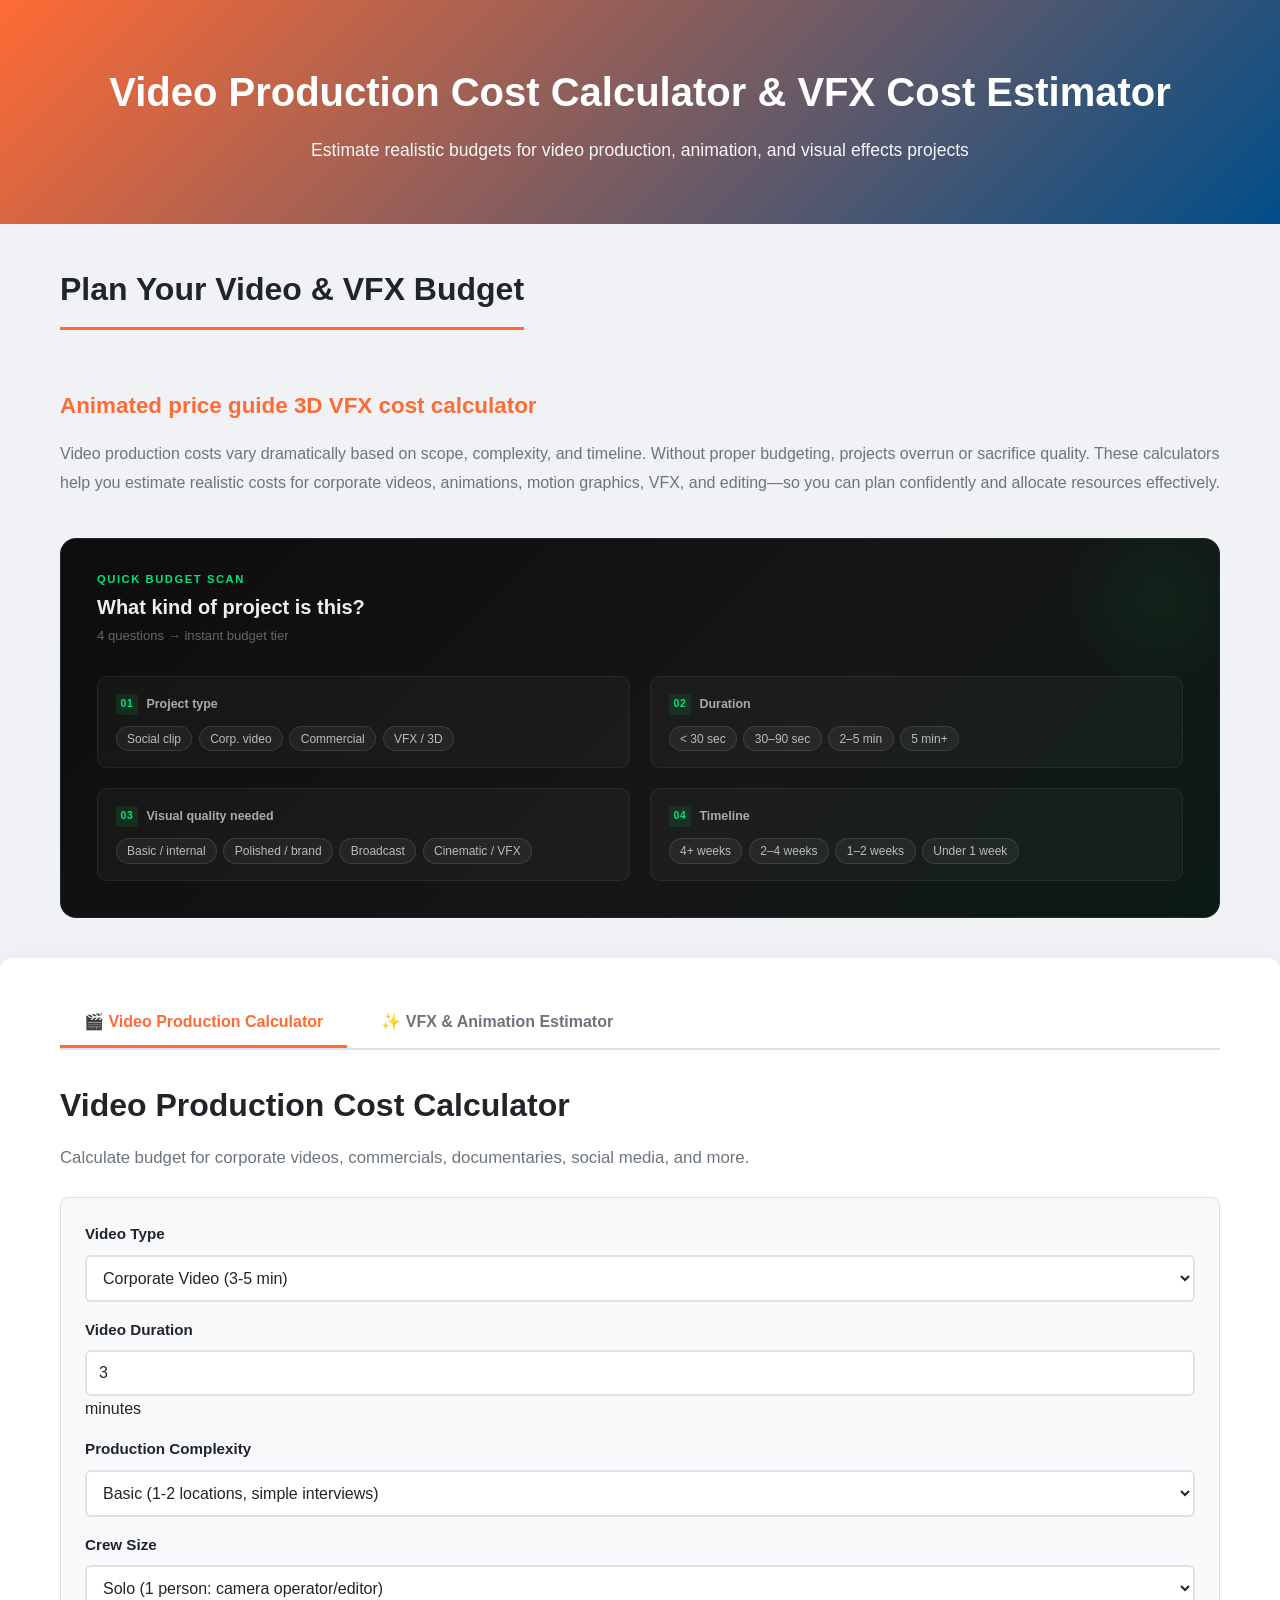
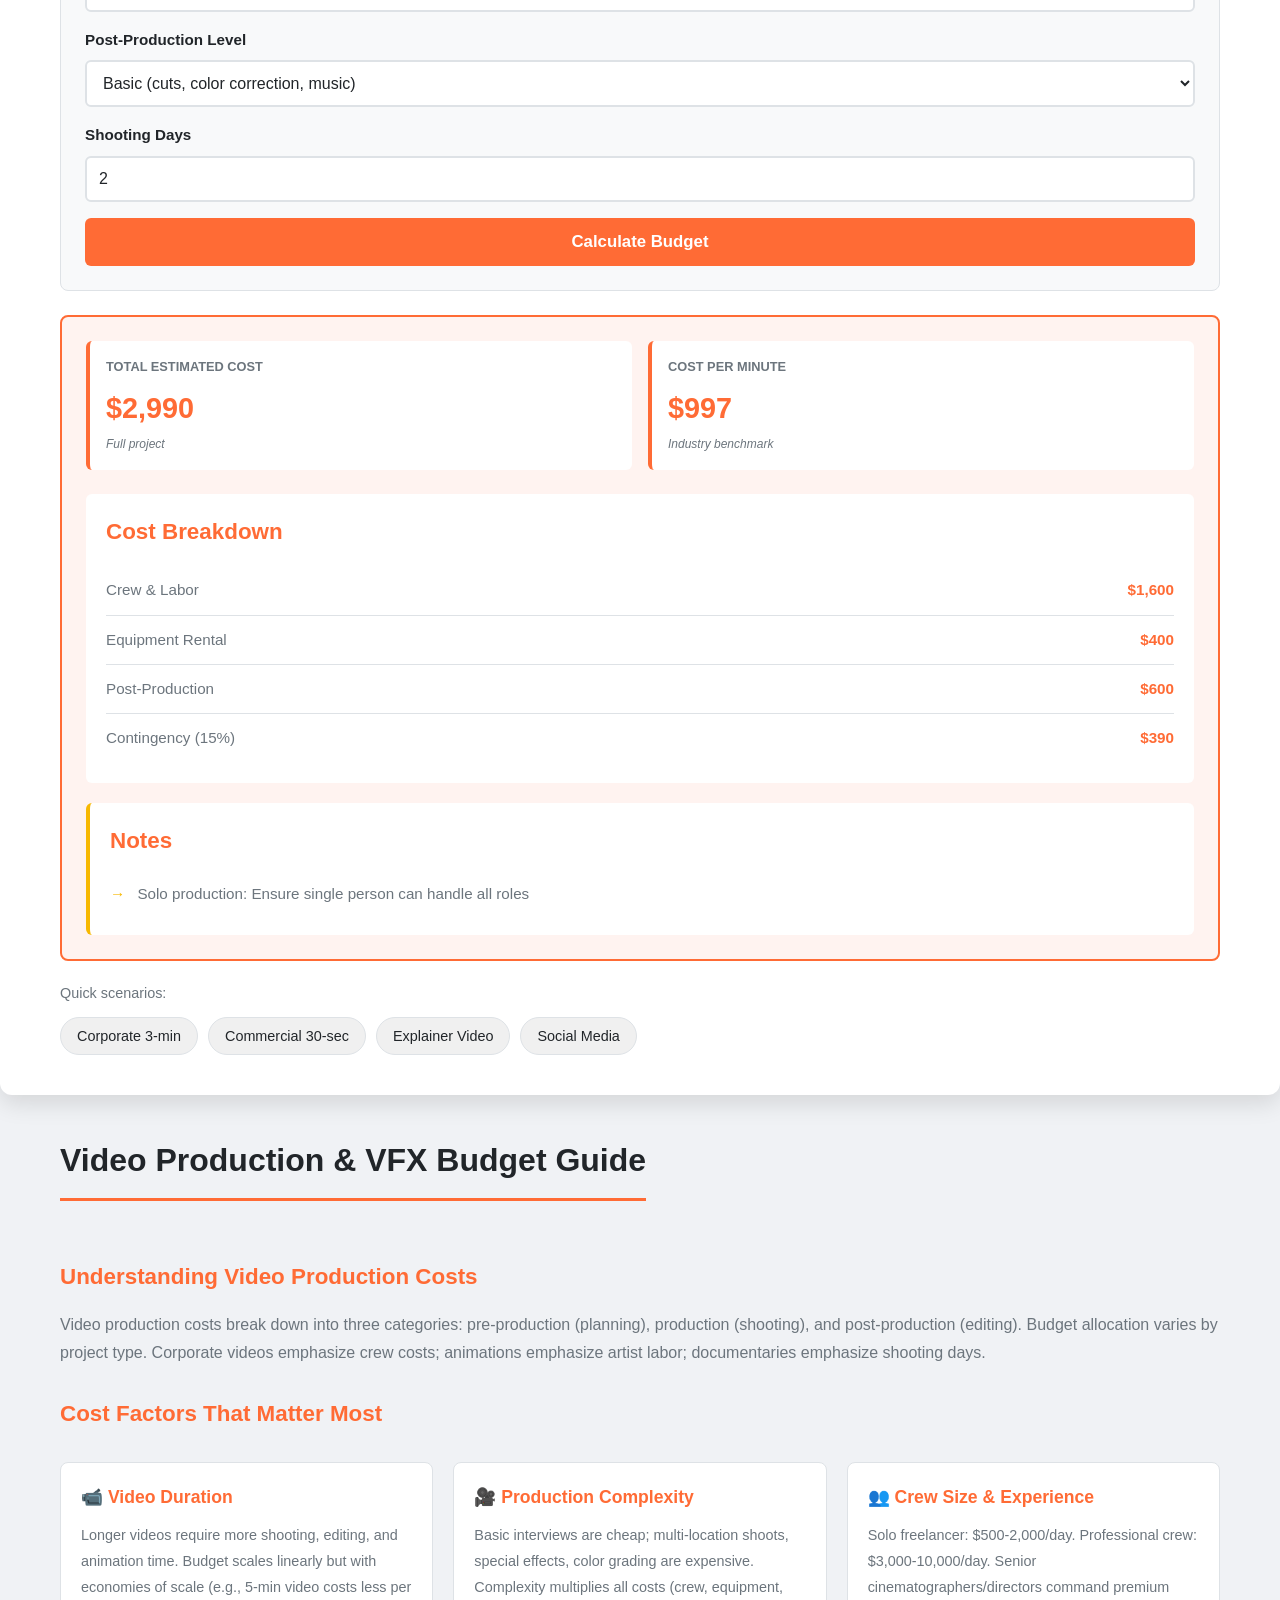
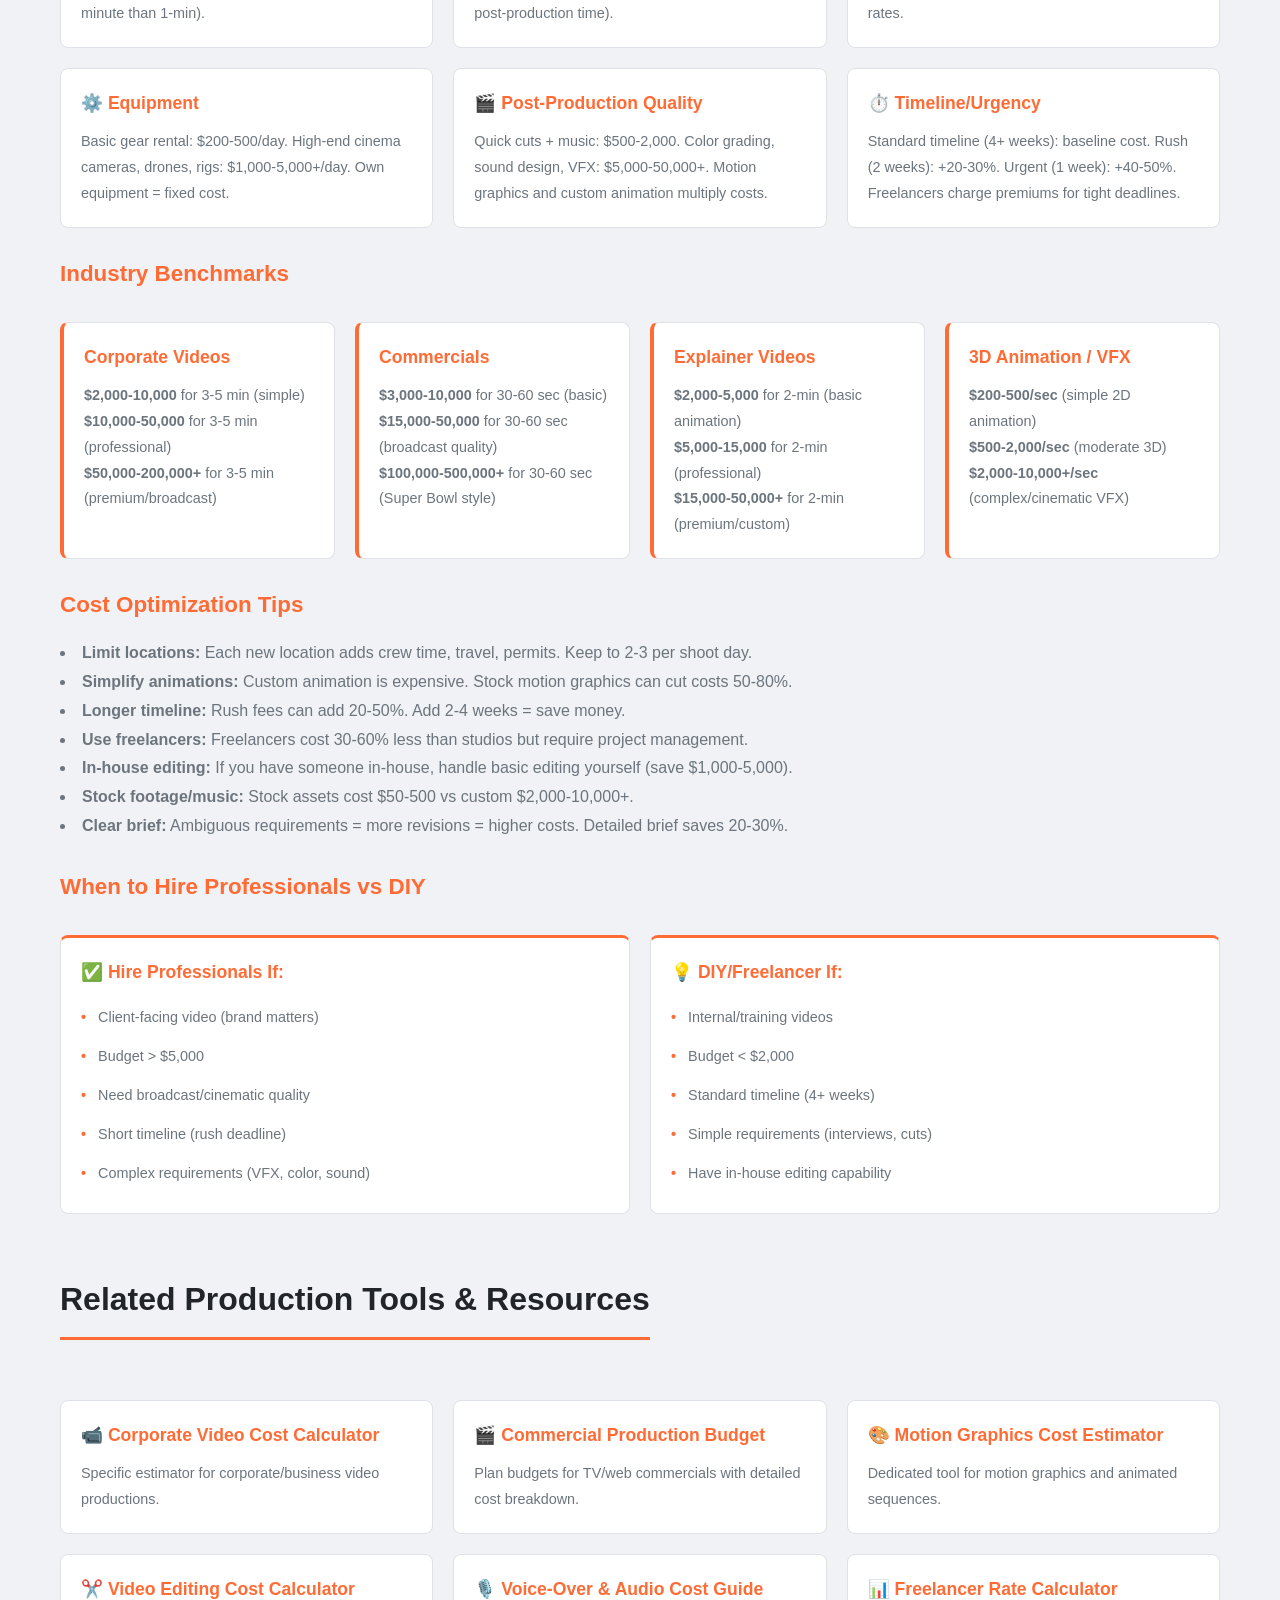
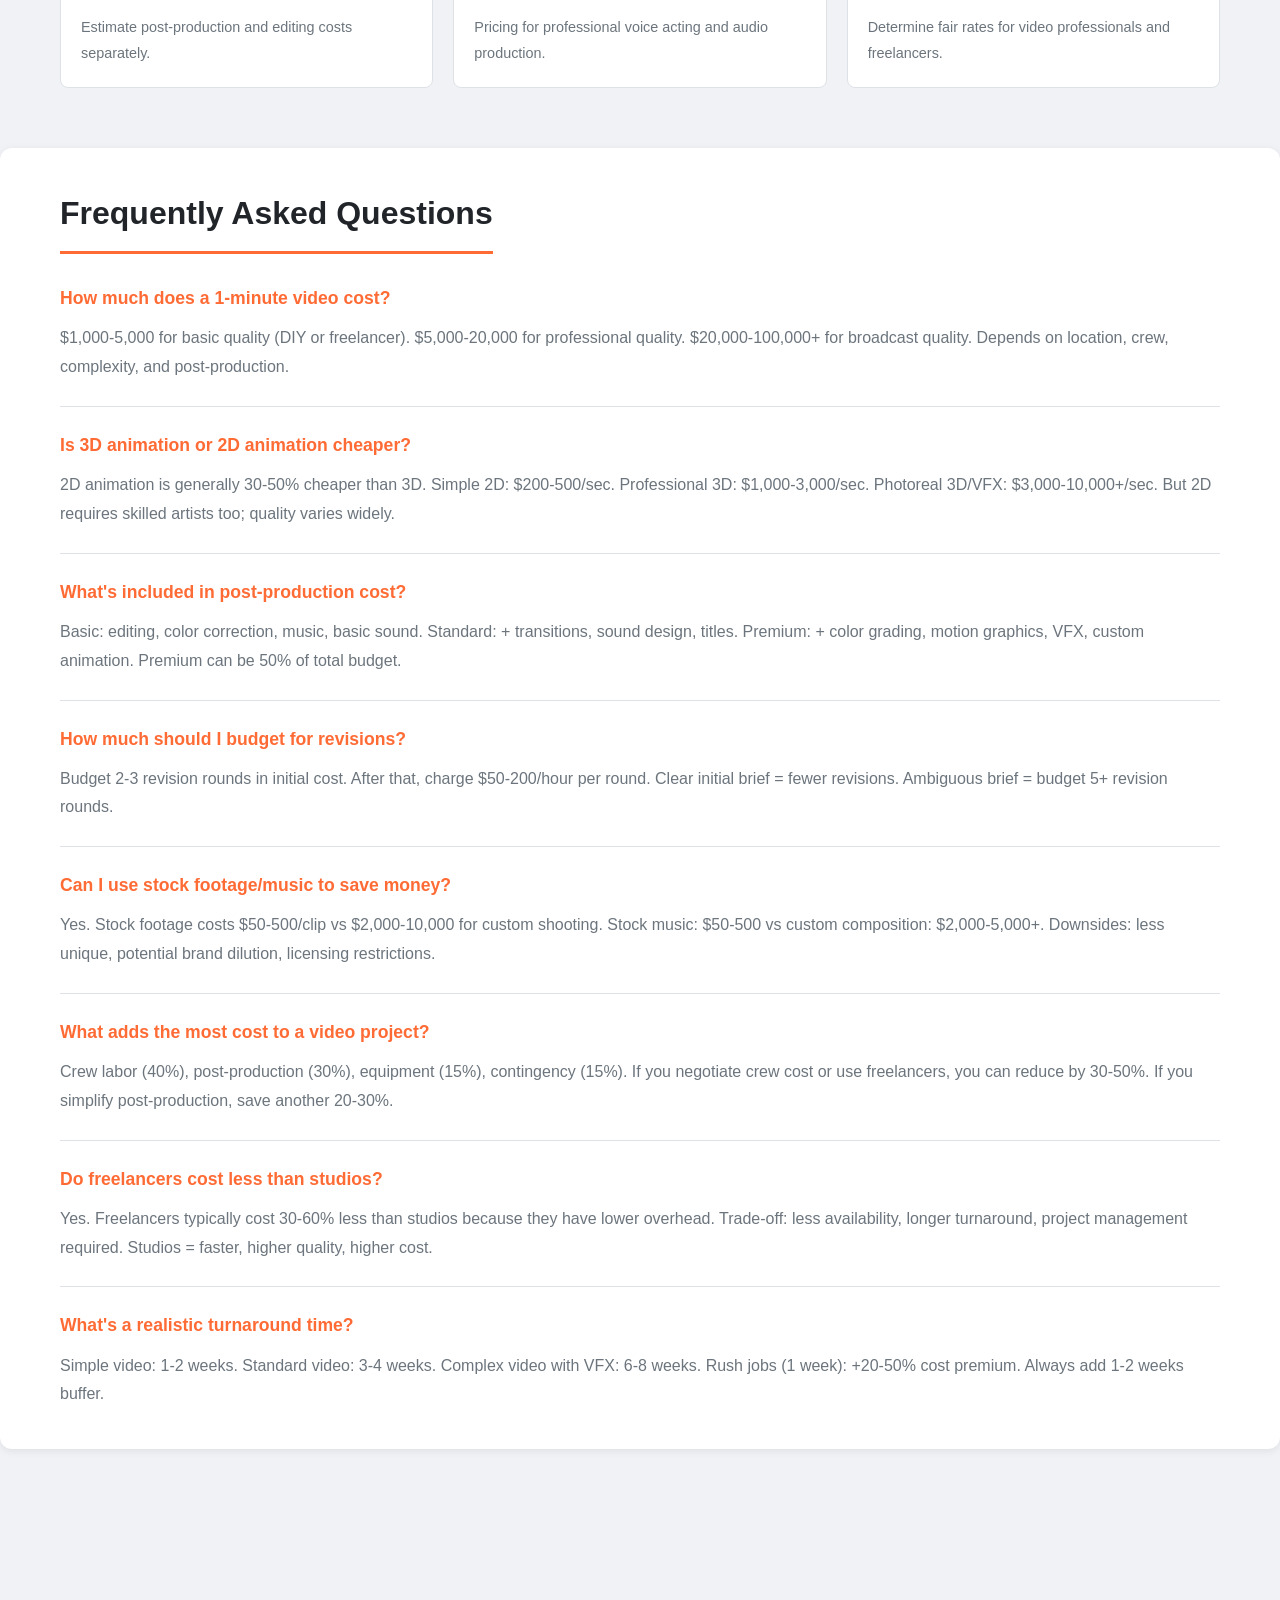
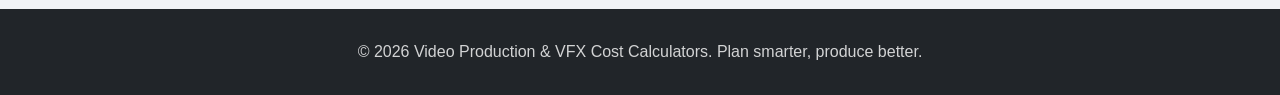
<file: index.html>
<!DOCTYPE html>
<html lang="en">
<head>
    <meta charset="UTF-8">
    <meta name="viewport" content="width=device-width, initial-scale=1.0">
    <meta name="google-site-verification" content="PkLa_ViOo6FAHpvh8SacceMb95o9tePRdrqLNBz9X1M" />
    <title>Video Production Cost Calculator & VFX Cost Estimator | Budget Planning Tools</title>
    <meta name="description" content="Free video production cost calculator and VFX cost estimator. Calculate budgets for corporate videos, animations, editing, motion graphics, and 3D visual effects.">
    <meta name="keywords" content="video production cost calculator, vfx cost estimator, video production budget, animation cost calculator, video editing cost, motion graphics pricing">
    <link rel="stylesheet" href="style.css">
</head>
<body>
    <header class="header">
        <div class="container">
            <h1>Video Production Cost Calculator & VFX Cost Estimator</h1>
            <p class="subtitle">Estimate realistic budgets for video production, animation, and visual effects projects</p>
        </div>
    </header>

    <main>
        <section class="intro">
            <div class="container">
                <h2>Plan Your Video & VFX Budget</h2>
                <h3>Animated price guide 3D VFX cost calculator</h3>
                <p>
                    Video production costs vary dramatically based on scope, complexity, and timeline. Without proper budgeting,
                    projects overrun or sacrifice quality. These calculators help you estimate realistic costs for corporate videos,
                    animations, motion graphics, VFX, and editing&mdash;so you can plan confidently and allocate resources effectively.
                </p>

                <!-- PROJECT COMPLEXITY SCORER -->
                <div class="pcs-wrapper">
                    <div class="pcs-header">
                        <span class="pcs-eyebrow">Quick Budget Scan</span>
                        <h3 class="pcs-title">What kind of project is this?</h3>
                        <p class="pcs-sub">4 questions &rarr; instant budget tier</p>
                    </div>

                    <div class="pcs-body">
                        <div class="pcs-question" id="pcsQ1">
                            <p class="pcs-q-label"><span class="pcs-q-num">01</span> Project type</p>
                            <div class="pcs-pills" data-key="type">
                                <button class="pcs-pill" data-val="1">Social clip</button>
                                <button class="pcs-pill" data-val="2">Corp. video</button>
                                <button class="pcs-pill" data-val="3">Commercial</button>
                                <button class="pcs-pill" data-val="4">VFX / 3D</button>
                            </div>
                        </div>

                        <div class="pcs-question" id="pcsQ2">
                            <p class="pcs-q-label"><span class="pcs-q-num">02</span> Duration</p>
                            <div class="pcs-pills" data-key="duration">
                                <button class="pcs-pill" data-val="1">&lt; 30 sec</button>
                                <button class="pcs-pill" data-val="2">30&ndash;90 sec</button>
                                <button class="pcs-pill" data-val="3">2&ndash;5 min</button>
                                <button class="pcs-pill" data-val="4">5 min+</button>
                            </div>
                        </div>

                        <div class="pcs-question" id="pcsQ3">
                            <p class="pcs-q-label"><span class="pcs-q-num">03</span> Visual quality needed</p>
                            <div class="pcs-pills" data-key="quality">
                                <button class="pcs-pill" data-val="1">Basic / internal</button>
                                <button class="pcs-pill" data-val="2">Polished / brand</button>
                                <button class="pcs-pill" data-val="3">Broadcast</button>
                                <button class="pcs-pill" data-val="4">Cinematic / VFX</button>
                            </div>
                        </div>

                        <div class="pcs-question" id="pcsQ4">
                            <p class="pcs-q-label"><span class="pcs-q-num">04</span> Timeline</p>
                            <div class="pcs-pills" data-key="timeline">
                                <button class="pcs-pill" data-val="1">4+ weeks</button>
                                <button class="pcs-pill" data-val="2">2&ndash;4 weeks</button>
                                <button class="pcs-pill" data-val="3">1&ndash;2 weeks</button>
                                <button class="pcs-pill" data-val="4">Under 1 week</button>
                            </div>
                        </div>

                        <div class="pcs-result" id="pcsResult">
                            <div class="pcs-result-inner">
                                <div class="pcs-tier-badge" id="pcsBadge"></div>
                                <div class="pcs-result-body">
                                    <p class="pcs-range-label">Estimated budget range</p>
                                    <p class="pcs-range" id="pcsRange"></p>
                                    <p class="pcs-desc" id="pcsDesc"></p>
                                </div>
                                <button class="pcs-reset" onclick="pcsReset()">&#8635; New scan</button>
                            </div>
                        </div>
                    </div>
                </div>
                <!-- END PROJECT COMPLEXITY SCORER -->

            </div>
        </section>

        <!-- TAB SELECTOR -->
        <section class="tool-tabs">
            <div class="container">
                <div class="tabs-header">
                    <button class="tab-btn active" onclick="switchTab('video')">
                        &#127916; Video Production Calculator
                    </button>
                    <button class="tab-btn" onclick="switchTab('vfx')">
                        &#10024; VFX & Animation Estimator
                    </button>
                </div>

                <!-- VIDEO PRODUCTION TAB -->
                <div id="videoTab" class="tab-content active">
                    <div class="tool-section">
                        <h2>Video Production Cost Calculator</h2>
                        <p>Calculate budget for corporate videos, commercials, documentaries, social media, and more.</p>

                        <div class="calculator video-calc">
                            <div class="calc-inputs">
                                <div class="input-group">
                                    <label for="videoType">Video Type</label>
                                    <select id="videoType" onchange="calculateVideo()">
                                        <option value="corporate">Corporate Video (3-5 min)</option>
                                        <option value="commercial">Commercial (30-60 sec)</option>
                                        <option value="social">Social Media Content (15-60 sec)</option>
                                        <option value="explainer">Explainer Video (2-3 min)</option>
                                        <option value="documentary">Documentary (10-30 min)</option>
                                        <option value="training">Training Video (5-20 min)</option>
                                        <option value="event">Event Coverage (30-60 min)</option>
                                        <option value="product">Product Demo (1-3 min)</option>
                                    </select>
                                </div>

                                <div class="input-group">
                                    <label for="videoDuration">Video Duration</label>
                                    <input type="number" id="videoDuration" placeholder="3" min="0.5" max="120" step="0.5" value="3" onchange="calculateVideo()"> minutes
                                </div>

                                <div class="input-group">
                                    <label for="videoComplexity">Production Complexity</label>
                                    <select id="videoComplexity" onchange="calculateVideo()">
                                        <option value="basic">Basic (1-2 locations, simple interviews)</option>
                                        <option value="medium">Medium (3-5 locations, some B-roll, transitions)</option>
                                        <option value="high">High (5+ locations, aerial, special effects, color grading)</option>
                                    </select>
                                </div>

                                <div class="input-group">
                                    <label for="crewSize">Crew Size</label>
                                    <select id="crewSize" onchange="calculateVideo()">
                                        <option value="solo">Solo (1 person: camera operator/editor)</option>
                                        <option value="small">Small (2-3: camera, sound, producer)</option>
                                        <option value="medium">Medium (4-5: director, camera, sound, gaffer, assistant)</option>
                                        <option value="large">Large (6+: full production team)</option>
                                    </select>
                                </div>

                                <div class="input-group">
                                    <label for="postProduction">Post-Production Level</label>
                                    <select id="postProduction" onchange="calculateVideo()">
                                        <option value="basic">Basic (cuts, color correction, music)</option>
                                        <option value="standard">Standard (cuts, transitions, color, sound design)</option>
                                        <option value="premium">Premium (color grading, motion graphics, animation)</option>
                                    </select>
                                </div>

                                <div class="input-group">
                                    <label for="shootingDays">Shooting Days</label>
                                    <input type="number" id="shootingDays" placeholder="2" min="0.5" max="30" step="0.5" value="2" onchange="calculateVideo()">
                                </div>

                                <button class="calculate-btn" onclick="calculateVideo()">Calculate Budget</button>
                            </div>

                            <div class="calc-results" id="videoResults" style="display: none;">
                                <div class="result-group">
                                    <div class="result-item">
                                        <span class="label">Total Estimated Cost</span>
                                        <span class="value" id="totalCostVideo">$0</span>
                                        <span class="hint">Full project</span>
                                    </div>
                                    <div class="result-item">
                                        <span class="label">Cost per Minute</span>
                                        <span class="value" id="costPerMinVideo">$0</span>
                                        <span class="hint">Industry benchmark</span>
                                    </div>
                                </div>

                                <div class="cost-breakdown">
                                    <h3>Cost Breakdown</h3>
                                    <div class="breakdown-item">
                                        <span class="breakdown-label">Crew & Labor</span>
                                        <span class="breakdown-value" id="crewCost">$0</span>
                                    </div>
                                    <div class="breakdown-item">
                                        <span class="breakdown-label">Equipment Rental</span>
                                        <span class="breakdown-value" id="equipmentCost">$0</span>
                                    </div>
                                    <div class="breakdown-item">
                                        <span class="breakdown-label">Post-Production</span>
                                        <span class="breakdown-value" id="postCost">$0</span>
                                    </div>
                                    <div class="breakdown-item">
                                        <span class="breakdown-label">Contingency (15%)</span>
                                        <span class="breakdown-value" id="contingencyCost">$0</span>
                                    </div>
                                </div>

                                <div class="cost-notes">
                                    <h3>Notes</h3>
                                    <ul id="videoNotes"></ul>
                                </div>
                            </div>

                            <div class="quick-scenarios">
                                <p class="scenario-label">Quick scenarios:</p>
                                <div class="scenario-buttons">
                                    <button class="scenario-btn" onclick="setVideoScenario('corporate', 3, 'medium', 'small', 'standard', 2)">Corporate 3-min</button>
                                    <button class="scenario-btn" onclick="setVideoScenario('commercial', 0.5, 'high', 'medium', 'premium', 1)">Commercial 30-sec</button>
                                    <button class="scenario-btn" onclick="setVideoScenario('explainer', 2, 'high', 'small', 'premium', 1)">Explainer Video</button>
                                    <button class="scenario-btn" onclick="setVideoScenario('social', 0.75, 'basic', 'solo', 'standard', 0.5)">Social Media</button>
                                </div>
                            </div>
                        </div>
                    </div>
                </div>

                <!-- VFX TAB -->
                <div id="vfxTab" class="tab-content">
                    <div class="tool-section">
                        <h2>VFX & Animation Cost Estimator</h2>
                        <p>Estimate costs for visual effects, 3D animation, motion graphics, and special effects.</p>

                        <div class="calculator vfx-calc">
                            <div class="calc-inputs">
                                <div class="input-group">
                                    <label for="vfxType">Animation/VFX Type</label>
                                    <select id="vfxType" onchange="calculateVFX()">
                                        <option value="2d-animation">2D Animation</option>
                                        <option value="3d-animation">3D Animation</option>
                                        <option value="motion-graphics">Motion Graphics</option>
                                        <option value="vfx-effects">VFX & Special Effects</option>
                                        <option value="cgi-character">CGI Character Animation</option>
                                        <option value="product-visualization">Product Visualization (3D)</option>
                                        <option value="architectural">Architectural Visualization</option>
                                    </select>
                                </div>

                                <div class="input-group">
                                    <label for="vfxDuration">Duration (seconds)</label>
                                    <input type="number" id="vfxDuration" placeholder="60" min="10" max="600" step="10" value="60" onchange="calculateVFX()">
                                </div>

                                <div class="input-group">
                                    <label for="vfxComplexity">Complexity Level</label>
                                    <select id="vfxComplexity" onchange="calculateVFX()">
                                        <option value="simple">Simple (basic graphics, minimal effects)</option>
                                        <option value="moderate">Moderate (standard animations, some details)</option>
                                        <option value="complex">Complex (detailed 3D, multiple elements, custom)</option>
                                        <option value="premium">Premium (photoreal, cinematic, heavy VFX)</option>
                                    </select>
                                </div>

                                <div class="input-group">
                                    <label for="vfxRevisions">Revision Rounds</label>
                                    <input type="number" id="vfxRevisions" placeholder="2" min="1" max="10" value="2" onchange="calculateVFX()">
                                </div>

                                <div class="input-group">
                                    <label for="vfxTeam">Team Size</label>
                                    <select id="vfxTeam" onchange="calculateVFX()">
                                        <option value="freelance">Freelancer (1 person)</option>
                                        <option value="small">Small Studio (2-3 artists)</option>
                                        <option value="medium">Medium Studio (4-6 artists)</option>
                                        <option value="large">Large Studio (7+ artists)</option>
                                    </select>
                                </div>

                                <div class="input-group">
                                    <label for="vfxDeadline">Timeline</label>
                                    <select id="vfxDeadline" onchange="calculateVFX()">
                                        <option value="standard">Standard (4+ weeks)</option>
                                        <option value="rush">Rush (2-4 weeks, +20% premium)</option>
                                        <option value="urgent">Urgent (1-2 weeks, +40% premium)</option>
                                    </select>
                                </div>

                                <button class="calculate-btn" onclick="calculateVFX()">Calculate Budget</button>
                            </div>

                            <div class="calc-results" id="vfxResults" style="display: none;">
                                <div class="result-group">
                                    <div class="result-item">
                                        <span class="label">Total Estimated Cost</span>
                                        <span class="value" id="totalCostVFX">$0</span>
                                        <span class="hint">Full project</span>
                                    </div>
                                    <div class="result-item">
                                        <span class="label">Cost per Second</span>
                                        <span class="value" id="costPerSecVFX">$0</span>
                                        <span class="hint">Industry benchmark</span>
                                    </div>
                                </div>

                                <div class="cost-breakdown">
                                    <h3>Cost Breakdown</h3>
                                    <div class="breakdown-item">
                                        <span class="breakdown-label">Base Animation Cost</span>
                                        <span class="breakdown-value" id="animationCost">$0</span>
                                    </div>
                                    <div class="breakdown-item">
                                        <span class="breakdown-label">Revision Rounds</span>
                                        <span class="breakdown-value" id="revisionCost">$0</span>
                                    </div>
                                    <div class="breakdown-item">
                                        <span class="breakdown-label">Urgency Premium</span>
                                        <span class="breakdown-value" id="urgencyCost">$0</span>
                                    </div>
                                    <div class="breakdown-item">
                                        <span class="breakdown-label">Contingency (10%)</span>
                                        <span class="breakdown-value" id="contingencyVFXCost">$0</span>
                                    </div>
                                </div>

                                <div class="cost-notes">
                                    <h3>Notes</h3>
                                    <ul id="vfxNotes"></ul>
                                </div>
                            </div>

                            <div class="quick-scenarios">
                                <p class="scenario-label">Quick scenarios:</p>
                                <div class="scenario-buttons">
                                    <button class="scenario-btn" onclick="setVFXScenario('2d-animation', 60, 'simple', 2, 'freelance', 'standard')">2D Simple 1-min</button>
                                    <button class="scenario-btn" onclick="setVFXScenario('3d-animation', 120, 'complex', 3, 'medium', 'standard')">3D Complex 2-min</button>
                                    <button class="scenario-btn" onclick="setVFXScenario('motion-graphics', 30, 'moderate', 2, 'small', 'standard')">Motion Graphics 30-sec</button>
                                    <button class="scenario-btn" onclick="setVFXScenario('vfx-effects', 60, 'premium', 3, 'large', 'rush')">VFX Cinematic</button>
                                </div>
                            </div>
                        </div>
                    </div>
                </div>
            </div>
        </section>

        <!-- EDUCATIONAL GUIDE -->
        <section class="guide">
            <div class="container">
                <h2>Video Production & VFX Budget Guide</h2>

                <h3>Understanding Video Production Costs</h3>
                <p>
                    Video production costs break down into three categories: pre-production (planning), production (shooting), and
                    post-production (editing). Budget allocation varies by project type. Corporate videos emphasize crew costs;
                    animations emphasize artist labor; documentaries emphasize shooting days.
                </p>

                <h3>Cost Factors That Matter Most</h3>
                <div class="factors-grid">
                    <div class="factor-card">
                        <h4>&#128249; Video Duration</h4>
                        <p>Longer videos require more shooting, editing, and animation time. Budget scales linearly but with economies of scale (e.g., 5-min video costs less per minute than 1-min).</p>
                    </div>
                    <div class="factor-card">
                        <h4>&#127909; Production Complexity</h4>
                        <p>Basic interviews are cheap; multi-location shoots, special effects, color grading are expensive. Complexity multiplies all costs (crew, equipment, post-production time).</p>
                    </div>
                    <div class="factor-card">
                        <h4>&#128101; Crew Size & Experience</h4>
                        <p>Solo freelancer: $500-2,000/day. Professional crew: $3,000-10,000/day. Senior cinematographers/directors command premium rates.</p>
                    </div>
                    <div class="factor-card">
                        <h4>&#9881;&#65039; Equipment</h4>
                        <p>Basic gear rental: $200-500/day. High-end cinema cameras, drones, rigs: $1,000-5,000+/day. Own equipment = fixed cost.</p>
                    </div>
                    <div class="factor-card">
                        <h4>&#127916; Post-Production Quality</h4>
                        <p>Quick cuts + music: $500-2,000. Color grading, sound design, VFX: $5,000-50,000+. Motion graphics and custom animation multiply costs.</p>
                    </div>
                    <div class="factor-card">
                        <h4>&#9201;&#65039; Timeline/Urgency</h4>
                        <p>Standard timeline (4+ weeks): baseline cost. Rush (2 weeks): +20-30%. Urgent (1 week): +40-50%. Freelancers charge premiums for tight deadlines.</p>
                    </div>
                </div>

                <h3>Industry Benchmarks</h3>
                <div class="benchmarks-grid">
                    <div class="benchmark-card">
                        <h4>Corporate Videos</h4>
                        <p><strong>$2,000-10,000</strong> for 3-5 min (simple)<br>
                        <strong>$10,000-50,000</strong> for 3-5 min (professional)<br>
                        <strong>$50,000-200,000+</strong> for 3-5 min (premium/broadcast)</p>
                    </div>
                    <div class="benchmark-card">
                        <h4>Commercials</h4>
                        <p><strong>$3,000-10,000</strong> for 30-60 sec (basic)<br>
                        <strong>$15,000-50,000</strong> for 30-60 sec (broadcast quality)<br>
                        <strong>$100,000-500,000+</strong> for 30-60 sec (Super Bowl style)</p>
                    </div>
                    <div class="benchmark-card">
                        <h4>Explainer Videos</h4>
                        <p><strong>$2,000-5,000</strong> for 2-min (basic animation)<br>
                        <strong>$5,000-15,000</strong> for 2-min (professional)<br>
                        <strong>$15,000-50,000+</strong> for 2-min (premium/custom)</p>
                    </div>
                    <div class="benchmark-card">
                        <h4>3D Animation / VFX</h4>
                        <p><strong>$200-500/sec</strong> (simple 2D animation)<br>
                        <strong>$500-2,000/sec</strong> (moderate 3D)<br>
                        <strong>$2,000-10,000+/sec</strong> (complex/cinematic VFX)</p>
                    </div>
                </div>

                <h3>Cost Optimization Tips</h3>
                <ul style="list-style-position: inside; color: var(--text-light); line-height: 1.8;">
                    <li><strong>Limit locations:</strong> Each new location adds crew time, travel, permits. Keep to 2-3 per shoot day.</li>
                    <li><strong>Simplify animations:</strong> Custom animation is expensive. Stock motion graphics can cut costs 50-80%.</li>
                    <li><strong>Longer timeline:</strong> Rush fees can add 20-50%. Add 2-4 weeks = save money.</li>
                    <li><strong>Use freelancers:</strong> Freelancers cost 30-60% less than studios but require project management.</li>
                    <li><strong>In-house editing:</strong> If you have someone in-house, handle basic editing yourself (save $1,000-5,000).</li>
                    <li><strong>Stock footage/music:</strong> Stock assets cost $50-500 vs custom $2,000-10,000+.</li>
                    <li><strong>Clear brief:</strong> Ambiguous requirements = more revisions = higher costs. Detailed brief saves 20-30%.</li>
                </ul>

                <h3>When to Hire Professionals vs DIY</h3>
                <div class="hiring-grid">
                    <div class="hiring-card">
                        <h4>&#9989; Hire Professionals If:</h4>
                        <ul>
                            <li>Client-facing video (brand matters)</li>
                            <li>Budget > $5,000</li>
                            <li>Need broadcast/cinematic quality</li>
                            <li>Short timeline (rush deadline)</li>
                            <li>Complex requirements (VFX, color, sound)</li>
                        </ul>
                    </div>
                    <div class="hiring-card">
                        <h4>&#128161; DIY/Freelancer If:</h4>
                        <ul>
                            <li>Internal/training videos</li>
                            <li>Budget &lt; $2,000</li>
                            <li>Standard timeline (4+ weeks)</li>
                            <li>Simple requirements (interviews, cuts)</li>
                            <li>Have in-house editing capability</li>
                        </ul>
                    </div>
                </div>
            </div>
        </section>

        <section class="resources">
            <div class="container">
                <h2>Related Production Tools & Resources</h2>
                <div class="tools-grid">
                    <div class="tool-card">
                        <h4><a href="#">&#128249; Corporate Video Cost Calculator</a></h4>
                        <p>Specific estimator for corporate/business video productions.</p>
                    </div>
                    <div class="tool-card">
                        <h4><a href="#">&#127916; Commercial Production Budget</a></h4>
                        <p>Plan budgets for TV/web commercials with detailed cost breakdown.</p>
                    </div>
                    <div class="tool-card">
                        <h4><a href="#">&#127912; Motion Graphics Cost Estimator</a></h4>
                        <p>Dedicated tool for motion graphics and animated sequences.</p>
                    </div>
                    <div class="tool-card">
                        <h4><a href="#">&#9986;&#65039; Video Editing Cost Calculator</a></h4>
                        <p>Estimate post-production and editing costs separately.</p>
                    </div>
                    <div class="tool-card">
                        <h4><a href="#">&#127897;&#65039; Voice-Over & Audio Cost Guide</a></h4>
                        <p>Pricing for professional voice acting and audio production.</p>
                    </div>
                    <div class="tool-card">
                        <h4><a href="#">&#128202; Freelancer Rate Calculator</a></h4>
                        <p>Determine fair rates for video professionals and freelancers.</p>
                    </div>
                </div>
            </div>
        </section>

        <section class="faqs">
            <div class="container">
                <h2>Frequently Asked Questions</h2>

                <div class="faq-item">
                    <h3>How much does a 1-minute video cost?</h3>
                    <p>
                        $1,000-5,000 for basic quality (DIY or freelancer). $5,000-20,000 for professional quality.
                        $20,000-100,000+ for broadcast quality. Depends on location, crew, complexity, and post-production.
                    </p>
                </div>

                <div class="faq-item">
                    <h3>Is 3D animation or 2D animation cheaper?</h3>
                    <p>
                        2D animation is generally 30-50% cheaper than 3D. Simple 2D: $200-500/sec. Professional 3D: $1,000-3,000/sec.
                        Photoreal 3D/VFX: $3,000-10,000+/sec. But 2D requires skilled artists too; quality varies widely.
                    </p>
                </div>

                <div class="faq-item">
                    <h3>What's included in post-production cost?</h3>
                    <p>
                        Basic: editing, color correction, music, basic sound. Standard: + transitions, sound design, titles.
                        Premium: + color grading, motion graphics, VFX, custom animation. Premium can be 50% of total budget.
                    </p>
                </div>

                <div class="faq-item">
                    <h3>How much should I budget for revisions?</h3>
                    <p>
                        Budget 2-3 revision rounds in initial cost. After that, charge $50-200/hour per round.
                        Clear initial brief = fewer revisions. Ambiguous brief = budget 5+ revision rounds.
                    </p>
                </div>

                <div class="faq-item">
                    <h3>Can I use stock footage/music to save money?</h3>
                    <p>
                        Yes. Stock footage costs $50-500/clip vs $2,000-10,000 for custom shooting. Stock music: $50-500 vs custom composition: $2,000-5,000+.
                        Downsides: less unique, potential brand dilution, licensing restrictions.
                    </p>
                </div>

                <div class="faq-item">
                    <h3>What adds the most cost to a video project?</h3>
                    <p>
                        Crew labor (40%), post-production (30%), equipment (15%), contingency (15%). If you negotiate crew cost or use freelancers,
                        you can reduce by 30-50%. If you simplify post-production, save another 20-30%.
                    </p>
                </div>

                <div class="faq-item">
                    <h3>Do freelancers cost less than studios?</h3>
                    <p>
                        Yes. Freelancers typically cost 30-60% less than studios because they have lower overhead. Trade-off: less availability,
                        longer turnaround, project management required. Studios = faster, higher quality, higher cost.
                    </p>
                </div>

                <div class="faq-item">
                    <h3>What's a realistic turnaround time?</h3>
                    <p>
                        Simple video: 1-2 weeks. Standard video: 3-4 weeks. Complex video with VFX: 6-8 weeks.
                        Rush jobs (1 week): +20-50% cost premium. Always add 1-2 weeks buffer.
                    </p>
                </div>
            </div>
        </section>
    </main>

    <footer class="footer">
        <div class="container">
            <p>&copy; 2026 Video Production & VFX Cost Calculators. Plan smarter, produce better.</p>
        </div>
    </footer>

    <script src="app.js"></script>
</body>
</html>
</file>
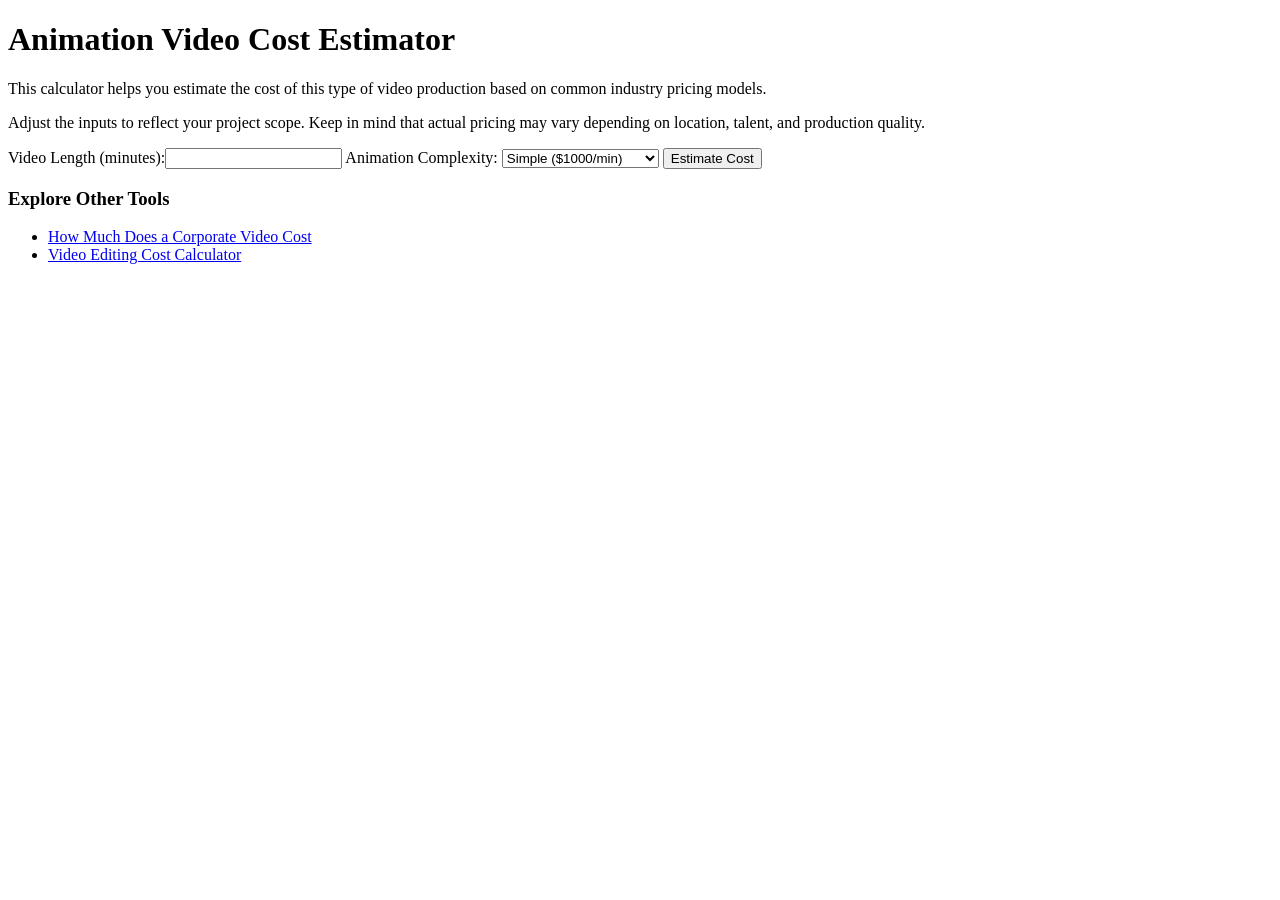
<file: animation/index.html>
<!DOCTYPE html>
<html>
<head>
<meta charset="UTF-8">
<title>Animation Video Cost Estimator</title>
<link rel="stylesheet" href="style.css">
    <meta name="google-site-verification" content="PkLa_ViOo6FAHpvh8SacceMb95o9tePRdrqLNBz9X1M" />
</head>
<body>

<h1>Animation Video Cost Estimator</h1>

<p>This calculator helps you estimate the cost of this type of video production based on common industry pricing models.</p>

<p>Adjust the inputs to reflect your project scope. Keep in mind that actual pricing may vary depending on location, talent, and production quality.</p>


<label>Video Length (minutes):</label><input id="length" type="number">
<label>Animation Complexity:</label>
<select id="complexity">
<option value="1000">Simple ($1000/min)</option>
<option value="3000">Medium ($3000/min)</option>
<option value="7000">Advanced ($7000/min)</option>
</select>


<button onclick="calc()">Estimate Cost</button>

<p id="result"></p>

<h3>Explore Other Tools</h3>
<ul>
<li><a href="../corporate/index.html">How Much Does a Corporate Video Cost</a></li><li><a href="../editing/index.html">Video Editing Cost Calculator</a></li>
</ul>

<script>
function calc(){

let length=parseFloat(document.getElementById('length').value)||0;
let complexity=parseFloat(document.getElementById('complexity').value)||0;
let result = length * complexity;

document.getElementById('result').innerText="Estimated Cost: $" + result.toFixed(2);
}
</script>

</body>
</html>
</file>
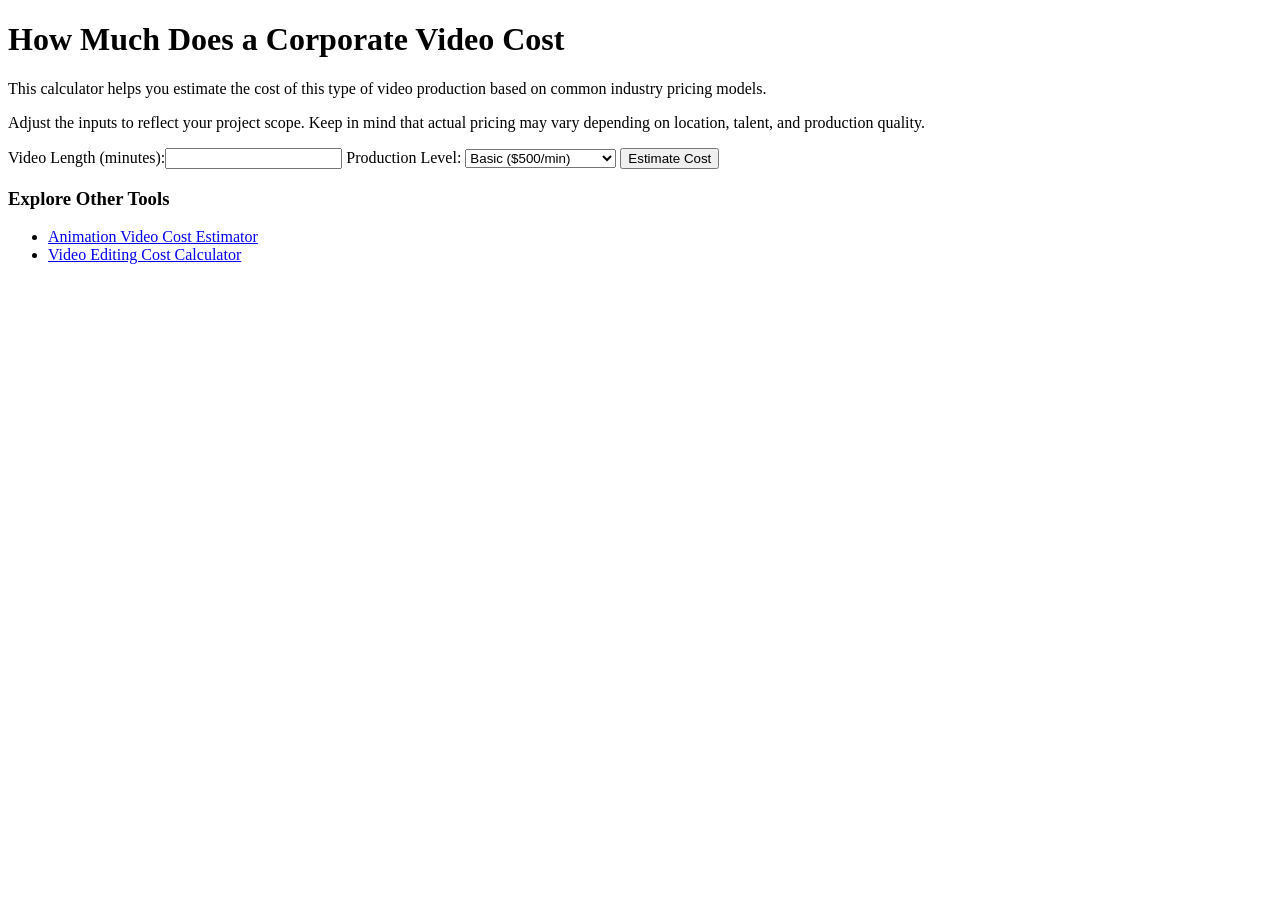
<file: corporate/index.html>
<!DOCTYPE html>
<html>
<head>
<meta charset="UTF-8">
<title>How Much Does a Corporate Video Cost</title>
<link rel="stylesheet" href="style.css">
    <meta name="google-site-verification" content="PkLa_ViOo6FAHpvh8SacceMb95o9tePRdrqLNBz9X1M" />
</head>
<body>

<h1>How Much Does a Corporate Video Cost</h1>

<p>This calculator helps you estimate the cost of this type of video production based on common industry pricing models.</p>

<p>Adjust the inputs to reflect your project scope. Keep in mind that actual pricing may vary depending on location, talent, and production quality.</p>


<label>Video Length (minutes):</label><input id="length" type="number">
<label>Production Level:</label>
<select id="level">
<option value="500">Basic ($500/min)</option>
<option value="1500">Standard ($1500/min)</option>
<option value="3000">Premium ($3000/min)</option>
</select>


<button onclick="calc()">Estimate Cost</button>

<p id="result"></p>

<h3>Explore Other Tools</h3>
<ul>
<li><a href="../animation/index.html">Animation Video Cost Estimator</a></li><li><a href="../editing/index.html">Video Editing Cost Calculator</a></li>
</ul>

<script>
function calc(){

let length=parseFloat(document.getElementById('length').value)||0;
let level=parseFloat(document.getElementById('level').value)||0;
let result = length * level;

document.getElementById('result').innerText="Estimated Cost: $" + result.toFixed(2);
}
</script>

</body>
</html>
</file>
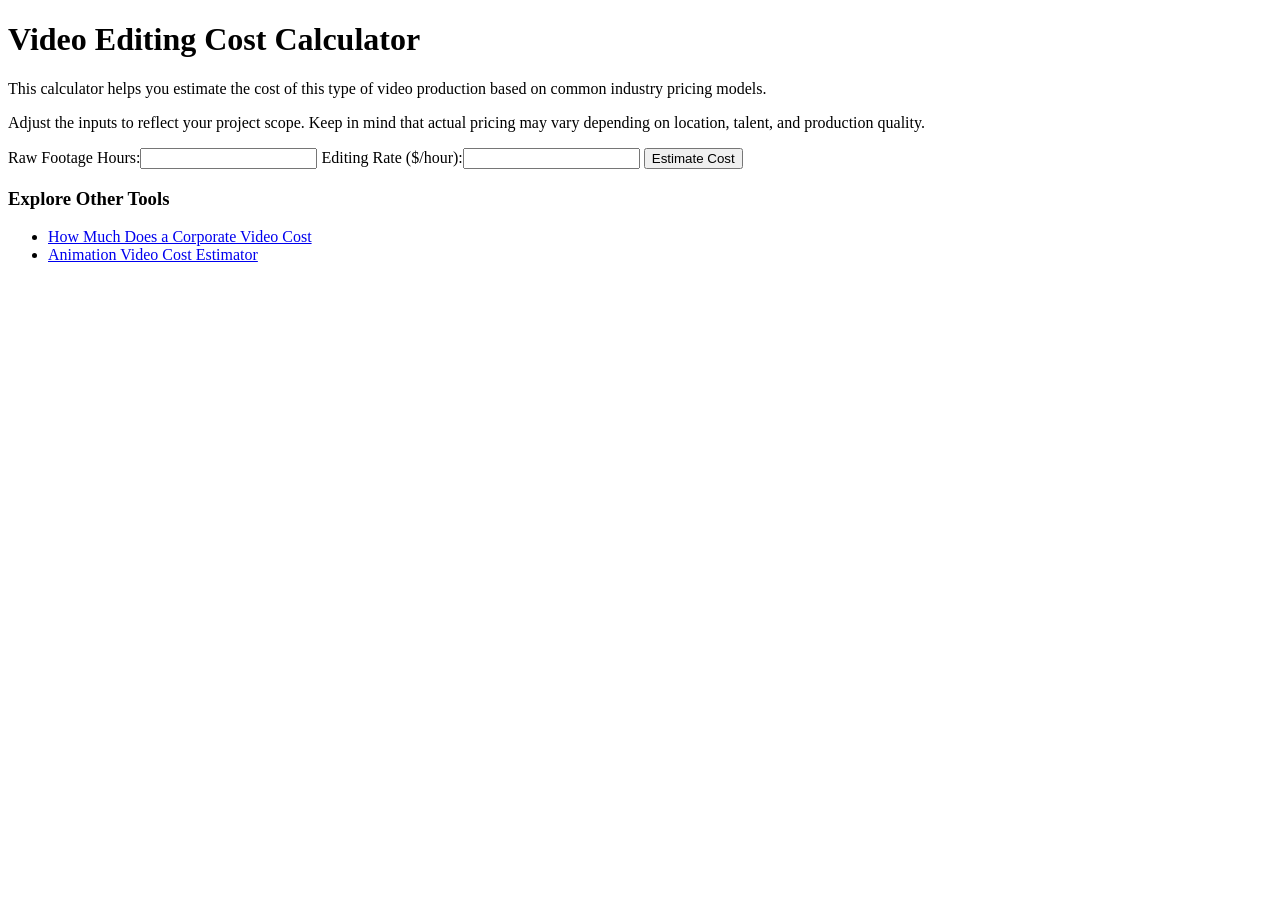
<file: editing/index.html>
<!DOCTYPE html>
<html>
<head>
<meta charset="UTF-8">
<title>Video Editing Cost Calculator</title>
<link rel="stylesheet" href="style.css">
    <meta name="google-site-verification" content="PkLa_ViOo6FAHpvh8SacceMb95o9tePRdrqLNBz9X1M" />
</head>
<body>

<h1>Video Editing Cost Calculator</h1>

<p>This calculator helps you estimate the cost of this type of video production based on common industry pricing models.</p>

<p>Adjust the inputs to reflect your project scope. Keep in mind that actual pricing may vary depending on location, talent, and production quality.</p>


<label>Raw Footage Hours:</label><input id="hours" type="number">
<label>Editing Rate ($/hour):</label><input id="rate" type="number">


<button onclick="calc()">Estimate Cost</button>

<p id="result"></p>

<h3>Explore Other Tools</h3>
<ul>
<li><a href="../corporate/index.html">How Much Does a Corporate Video Cost</a></li><li><a href="../animation/index.html">Animation Video Cost Estimator</a></li>
</ul>

<script>
function calc(){

let hours=parseFloat(document.getElementById('hours').value)||0;
let rate=parseFloat(document.getElementById('rate').value)||0;
let result = hours * rate;

document.getElementById('result').innerText="Estimated Cost: $" + result.toFixed(2);
}
</script>

</body>
</html>
</file>
<file: style.css>
* {
    margin: 0;
    padding: 0;
    box-sizing: border-box;
}

:root {
    --primary: #FF6B35;
    --primary-dark: #E85A2D;
    --secondary: #004E89;
    --accent: #F7B801;
    --bg: #f0f2f5;
    --card-bg: #fff;
    --text: #212529;
    --text-light: #6C757D;
    --border: #DEE2E6;
    --shadow: 0 2px 8px rgba(0, 0, 0, 0.08);
    --shadow-lg: 0 8px 24px rgba(0, 0, 0, 0.12);
}

html, body {
    font-family: -apple-system, BlinkMacSystemFont, 'Segoe UI', 'Helvetica Neue', sans-serif;
    color: var(--text);
    background: var(--bg);
    line-height: 1.6;
}

.container {
    max-width: 1200px;
    margin: 0 auto;
    padding: 0 20px;
}

/* Header */
.header {
    background: linear-gradient(135deg, #FF6B35 0%, #004E89 100%);
    color: white;
    padding: 60px 20px;
    text-align: center;
}

.header h1 {
    font-size: 2.5rem;
    margin-bottom: 12px;
    font-weight: 700;
}

.subtitle {
    font-size: 1.1rem;
    opacity: 0.95;
    font-weight: 300;
}

/* Main */
main {
    padding: 40px 0;
}

section {
    margin-bottom: 60px;
}

section h2 {
    font-size: 2rem;
    margin-bottom: 30px;
    color: var(--text);
    border-bottom: 3px solid var(--primary);
    padding-bottom: 12px;
    display: inline-block;
}

section h3 {
    font-size: 1.4rem;
    margin-top: 28px;
    margin-bottom: 16px;
    color: var(--primary);
    font-weight: 600;
}

section h4 {
    font-size: 1.1rem;
    margin-top: 16px;
    margin-bottom: 12px;
    color: var(--text);
    font-weight: 600;
}

section p {
    font-size: 1rem;
    color: var(--text-light);
    margin-bottom: 16px;
    line-height: 1.8;
}

/* Intro */
.intro {
    margin-bottom: 40px;
}

/* Tabs */
.tool-tabs {
    background: var(--card-bg);
    padding: 40px 20px;
    border-radius: 12px;
    box-shadow: var(--shadow-lg);
    margin-bottom: 40px;
}

.tabs-header {
    display: flex;
    gap: 10px;
    margin-bottom: 30px;
    border-bottom: 2px solid var(--border);
}

.tab-btn {
    padding: 14px 24px;
    background: transparent;
    border: none;
    border-bottom: 3px solid transparent;
    color: var(--text-light);
    font-size: 1rem;
    font-weight: 600;
    cursor: pointer;
    transition: all 0.3s ease;
}

.tab-btn:hover {
    color: var(--primary);
}

.tab-btn.active {
    color: var(--primary);
    border-bottom-color: var(--primary);
}

.tab-content {
    display: none;
    animation: fadeIn 0.3s ease;
}

.tab-content.active {
    display: block;
}

@keyframes fadeIn {
    from { opacity: 0; }
    to { opacity: 1; }
}

.tool-section h2 {
    margin-bottom: 12px;
    border: none;
    padding: 0;
}

.tool-section > p {
    margin-bottom: 24px;
    font-size: 1.05rem;
    color: var(--text-light);
}

/* Calculator */
.calculator {
    margin-top: 20px;
}

.calc-inputs {
    background: #f8f9fa;
    padding: 24px;
    border-radius: 8px;
    border: 1px solid var(--border);
    margin-bottom: 24px;
}

.input-group {
    margin-bottom: 16px;
    display: flex;
    flex-direction: column;
}

.input-group label {
    font-weight: 600;
    margin-bottom: 8px;
    color: var(--text);
    font-size: 0.95rem;
}

.input-group input,
.input-group select {
    padding: 12px;
    border: 2px solid var(--border);
    border-radius: 6px;
    font-size: 1rem;
    color: var(--text);
    background: white;
    transition: border-color 0.3s ease;
}

.input-group input:focus,
.input-group select:focus {
    outline: none;
    border-color: var(--primary);
    box-shadow: 0 0 0 3px rgba(255, 107, 53, 0.1);
}

.calculate-btn {
    width: 100%;
    padding: 14px;
    background: var(--primary);
    color: white;
    border: none;
    border-radius: 6px;
    font-size: 1.05rem;
    font-weight: 700;
    cursor: pointer;
    transition: all 0.3s ease;
}

.calculate-btn:hover {
    background: var(--primary-dark);
    transform: translateY(-2px);
    box-shadow: var(--shadow-lg);
}

/* Results */
.calc-results {
    background: #fff3f0;
    padding: 24px;
    border-radius: 8px;
    border: 2px solid var(--primary);
}

.result-group {
    display: grid;
    grid-template-columns: repeat(auto-fit, minmax(200px, 1fr));
    gap: 16px;
    margin-bottom: 24px;
}

.result-item {
    display: flex;
    flex-direction: column;
    background: white;
    padding: 16px;
    border-radius: 6px;
    border-left: 4px solid var(--primary);
}

.result-item .label {
    font-size: 0.8rem;
    color: var(--text-light);
    font-weight: 600;
    text-transform: uppercase;
    margin-bottom: 8px;
}

.result-item .value {
    font-size: 1.8rem;
    font-weight: 700;
    color: var(--primary);
    margin-bottom: 4px;
}

.result-item .hint {
    font-size: 0.75rem;
    color: var(--text-light);
    font-style: italic;
}

/* Cost Breakdown */
.cost-breakdown {
    background: white;
    padding: 20px;
    border-radius: 6px;
    margin-bottom: 20px;
}

.cost-breakdown h3 {
    margin-top: 0;
}

.breakdown-item {
    display: flex;
    justify-content: space-between;
    padding: 12px 0;
    border-bottom: 1px solid var(--border);
    font-size: 0.95rem;
}

.breakdown-item:last-child {
    border-bottom: none;
}

.breakdown-label {
    color: var(--text-light);
    font-weight: 500;
}

.breakdown-value {
    color: var(--primary);
    font-weight: 700;
}

/* Cost Notes */
.cost-notes {
    background: white;
    padding: 20px;
    border-radius: 6px;
    border-left: 4px solid var(--accent);
}

.cost-notes h3 {
    margin-top: 0;
}

.cost-notes ul {
    list-style: none;
    padding: 0;
}

.cost-notes li {
    padding: 8px 0;
    color: var(--text-light);
    font-size: 0.95rem;
}

.cost-notes li:before {
    content: "→ ";
    color: var(--accent);
    font-weight: 700;
    margin-right: 8px;
}

/* Quick Scenarios */
.quick-scenarios {
    margin-top: 20px;
}

.scenario-label {
    font-size: 0.9rem;
    color: var(--text-light);
    margin-bottom: 10px;
    font-weight: 500;
}

.scenario-buttons {
    display: flex;
    flex-wrap: wrap;
    gap: 10px;
}

.scenario-btn {
    padding: 10px 16px;
    background: #f0f0f0;
    color: var(--text);
    border: 1px solid var(--border);
    border-radius: 20px;
    font-size: 0.9rem;
    font-weight: 500;
    cursor: pointer;
    transition: all 0.2s ease;
}

.scenario-btn:hover {
    background: var(--primary);
    color: white;
    border-color: var(--primary);
    transform: translateY(-1px);
}

/* Factors Grid */
.factors-grid {
    display: grid;
    grid-template-columns: repeat(auto-fit, minmax(280px, 1fr));
    gap: 20px;
    margin-top: 30px;
}

.factor-card {
    background: var(--card-bg);
    padding: 20px;
    border-radius: 8px;
    border: 1px solid var(--border);
    transition: all 0.3s ease;
}

.factor-card:hover {
    box-shadow: var(--shadow-lg);
    transform: translateY(-4px);
}

.factor-card h4 {
    margin-top: 0;
    color: var(--primary);
}

.factor-card p {
    margin-bottom: 0;
    font-size: 0.9rem;
}

/* Benchmarks */
.benchmarks-grid {
    display: grid;
    grid-template-columns: repeat(auto-fit, minmax(260px, 1fr));
    gap: 20px;
    margin-top: 30px;
}

.benchmark-card {
    background: var(--card-bg);
    padding: 20px;
    border-radius: 8px;
    border: 1px solid var(--border);
    border-left: 4px solid var(--primary);
}

.benchmark-card h4 {
    margin-top: 0;
    color: var(--primary);
}

.benchmark-card p {
    font-size: 0.9rem;
    margin-bottom: 8px;
}

.benchmark-card p:last-child {
    margin-bottom: 0;
}

/* Hiring Grid */
.hiring-grid {
    display: grid;
    grid-template-columns: repeat(auto-fit, minmax(260px, 1fr));
    gap: 20px;
    margin-top: 30px;
}

.hiring-card {
    background: var(--card-bg);
    padding: 20px;
    border-radius: 8px;
    border: 1px solid var(--border);
    border-top: 3px solid var(--primary);
}

.hiring-card h4 {
    margin-top: 0;
    color: var(--primary);
}

.hiring-card ul {
    list-style: none;
    padding: 0;
}

.hiring-card li {
    padding: 8px 0;
    color: var(--text-light);
    font-size: 0.9rem;
}

.hiring-card li:before {
    content: "• ";
    color: var(--primary);
    font-weight: 700;
    margin-right: 8px;
}

/* Tools Grid */
.tools-grid {
    display: grid;
    grid-template-columns: repeat(auto-fit, minmax(280px, 1fr));
    gap: 20px;
    margin-top: 30px;
}

.tool-card {
    background: var(--card-bg);
    padding: 20px;
    border-radius: 8px;
    border: 1px solid var(--border);
    transition: all 0.3s ease;
}

.tool-card:hover {
    box-shadow: var(--shadow-lg);
    transform: translateY(-4px);
}

.tool-card h4 {
    margin-top: 0;
}

.tool-card a {
    color: var(--primary);
    text-decoration: none;
    font-weight: 600;
}

.tool-card a:hover {
    text-decoration: underline;
}

.tool-card p {
    font-size: 0.9rem;
    color: var(--text-light);
    margin-bottom: 0;
}

/* FAQs */
.faqs {
    background: var(--card-bg);
    padding: 40px 20px;
    border-radius: 12px;
    box-shadow: var(--shadow);
}

.faqs h2 {
    margin-bottom: 30px;
}

.faq-item {
    margin-bottom: 24px;
    padding-bottom: 24px;
    border-bottom: 1px solid var(--border);
}

.faq-item:last-child {
    border-bottom: none;
    margin-bottom: 0;
    padding-bottom: 0;
}

.faq-item h3 {
    font-size: 1.1rem;
    margin-top: 0;
    margin-bottom: 12px;
}

.faq-item p {
    margin-bottom: 0;
}

/* Footer */
.footer {
    background: var(--text);
    color: white;
    text-align: center;
    padding: 30px 20px;
    margin-top: 60px;
}

.footer p {
    color: rgba(255, 255, 255, 0.8);
    margin: 0;
}

/* Responsive */
@media (max-width: 768px) {
    .header h1 {
        font-size: 1.8rem;
    }

    section h2 {
        font-size: 1.6rem;
    }

    section h3 {
        font-size: 1.2rem;
    }

    .tabs-header {
        flex-direction: column;
    }

    .scenario-buttons {
        flex-direction: column;
    }

    .scenario-btn {
        width: 100%;
        text-align: center;
    }

    .factors-grid,
    .benchmarks-grid,
    .hiring-grid,
    .tools-grid {
        grid-template-columns: 1fr;
    }
}

/* ============================================================
   PROJECT COMPLEXITY SCORER  —  append to style.css
   ============================================================ */

.pcs-wrapper {
    margin-top: 2.5rem;
    background: linear-gradient(135deg, #0d0d0d 0%, #161616 60%, #0a1a12 100%);
    border: 1px solid rgba(255,255,255,0.07);
    border-radius: 16px;
    padding: 2rem 2.25rem 2.25rem;
    position: relative;
    overflow: hidden;
}

.pcs-wrapper::before {
    content: '';
    position: absolute;
    top: -40px;
    right: -40px;
    width: 200px;
    height: 200px;
    background: radial-gradient(circle, rgba(0,230,118,0.06) 0%, transparent 70%);
    pointer-events: none;
}

.pcs-header {
    margin-bottom: 1.75rem;
}

.pcs-eyebrow {
    font-size: 0.7rem;
    font-weight: 700;
    letter-spacing: 0.14em;
    text-transform: uppercase;
    color: #00e676;
    display: block;
    margin-bottom: 0.35rem;
}

.pcs-title {
    font-size: 1.25rem;
    font-weight: 700;
    color: #f0f0f0;
    margin: 0 0 0.25rem;
    line-height: 1.3;
}

.pcs-sub {
    font-size: 0.82rem;
    color: #666;
    margin: 0;
}

.pcs-body {
    display: grid;
    grid-template-columns: 1fr 1fr;
    gap: 1.25rem;
}

.pcs-question {
    background: rgba(255,255,255,0.03);
    border: 1px solid rgba(255,255,255,0.06);
    border-radius: 10px;
    padding: 1rem 1.1rem;
    transition: border-color 0.2s;
}

.pcs-question.answered {
    border-color: rgba(0,230,118,0.25);
}

.pcs-q-label {
    font-size: 0.78rem;
    font-weight: 600;
    color: #aaa;
    margin: 0 0 0.65rem;
    display: flex;
    align-items: center;
    gap: 0.5rem;
}

.pcs-q-num {
    font-size: 0.65rem;
    font-weight: 800;
    letter-spacing: 0.06em;
    color: #00e676;
    background: rgba(0,230,118,0.1);
    padding: 1px 5px;
    border-radius: 3px;
}

.pcs-pills {
    display: flex;
    flex-wrap: wrap;
    gap: 0.4rem;
}

.pcs-pill {
    background: rgba(255,255,255,0.05);
    border: 1px solid rgba(255,255,255,0.1);
    color: #bbb;
    font-size: 0.75rem;
    font-weight: 500;
    padding: 0.3rem 0.65rem;
    border-radius: 20px;
    cursor: pointer;
    transition: all 0.15s ease;
    white-space: nowrap;
    font-family: inherit;
}

.pcs-pill:hover {
    background: rgba(0,230,118,0.08);
    border-color: rgba(0,230,118,0.3);
    color: #e0e0e0;
}

.pcs-pill.selected {
    background: rgba(0,230,118,0.15);
    border-color: #00e676;
    color: #00e676;
    font-weight: 700;
}

/* Result panel — spans full width */
.pcs-result {
    grid-column: 1 / -1;
    display: none;
    animation: pcsFadeIn 0.35s ease;
}

.pcs-result.visible {
    display: block;
}

@keyframes pcsFadeIn {
    from { opacity: 0; transform: translateY(8px); }
    to   { opacity: 1; transform: translateY(0); }
}

.pcs-result-inner {
    display: flex;
    align-items: center;
    gap: 1.5rem;
    background: rgba(0,230,118,0.05);
    border: 1px solid rgba(0,230,118,0.2);
    border-radius: 10px;
    padding: 1.25rem 1.5rem;
    flex-wrap: wrap;
}

.pcs-tier-badge {
    font-size: 0.65rem;
    font-weight: 900;
    letter-spacing: 0.1em;
    text-transform: uppercase;
    padding: 0.4rem 0.8rem;
    border-radius: 6px;
    white-space: nowrap;
    flex-shrink: 0;
}

.pcs-tier-badge.tier-budget   { background: rgba(100,200,255,0.15); color: #64c8ff; border: 1px solid rgba(100,200,255,0.3); }
.pcs-tier-badge.tier-mid      { background: rgba(255,200,80,0.15);  color: #ffc850; border: 1px solid rgba(255,200,80,0.3); }
.pcs-tier-badge.tier-premium  { background: rgba(200,120,255,0.15); color: #c878ff; border: 1px solid rgba(200,120,255,0.3); }
.pcs-tier-badge.tier-cinematic{ background: rgba(255,80,80,0.15);   color: #ff6060; border: 1px solid rgba(255,80,80,0.3); }

.pcs-result-body {
    flex: 1;
    min-width: 0;
}

.pcs-range-label {
    font-size: 0.7rem;
    font-weight: 600;
    letter-spacing: 0.08em;
    text-transform: uppercase;
    color: #666;
    margin: 0 0 0.2rem;
}

.pcs-range {
    font-size: 1.5rem;
    font-weight: 800;
    color: #f5f5f5;
    margin: 0 0 0.25rem;
    line-height: 1.1;
}

.pcs-desc {
    font-size: 0.8rem;
    color: #888;
    margin: 0;
    line-height: 1.4;
}

.pcs-reset {
    background: transparent;
    border: 1px solid rgba(255,255,255,0.12);
    color: #666;
    font-size: 0.75rem;
    padding: 0.35rem 0.75rem;
    border-radius: 6px;
    cursor: pointer;
    transition: all 0.15s;
    font-family: inherit;
    white-space: nowrap;
    flex-shrink: 0;
}

.pcs-reset:hover {
    border-color: rgba(255,255,255,0.25);
    color: #aaa;
}

/* Responsive */
@media (max-width: 600px) {
    .pcs-body {
        grid-template-columns: 1fr;
    }
    .pcs-result-inner {
        flex-direction: column;
        align-items: flex-start;
        gap: 0.75rem;
    }
    .pcs-range {
        font-size: 1.2rem;
    }
}
</file>
<file: animation/style.css>
body{{font-family:Arial;padding:20px;line-height:1.6;}}
</file>
<file: corporate/style.css>
body{{font-family:Arial;padding:20px;line-height:1.6;}}
</file>
<file: editing/style.css>
body{{font-family:Arial;padding:20px;line-height:1.6;}}
</file>
